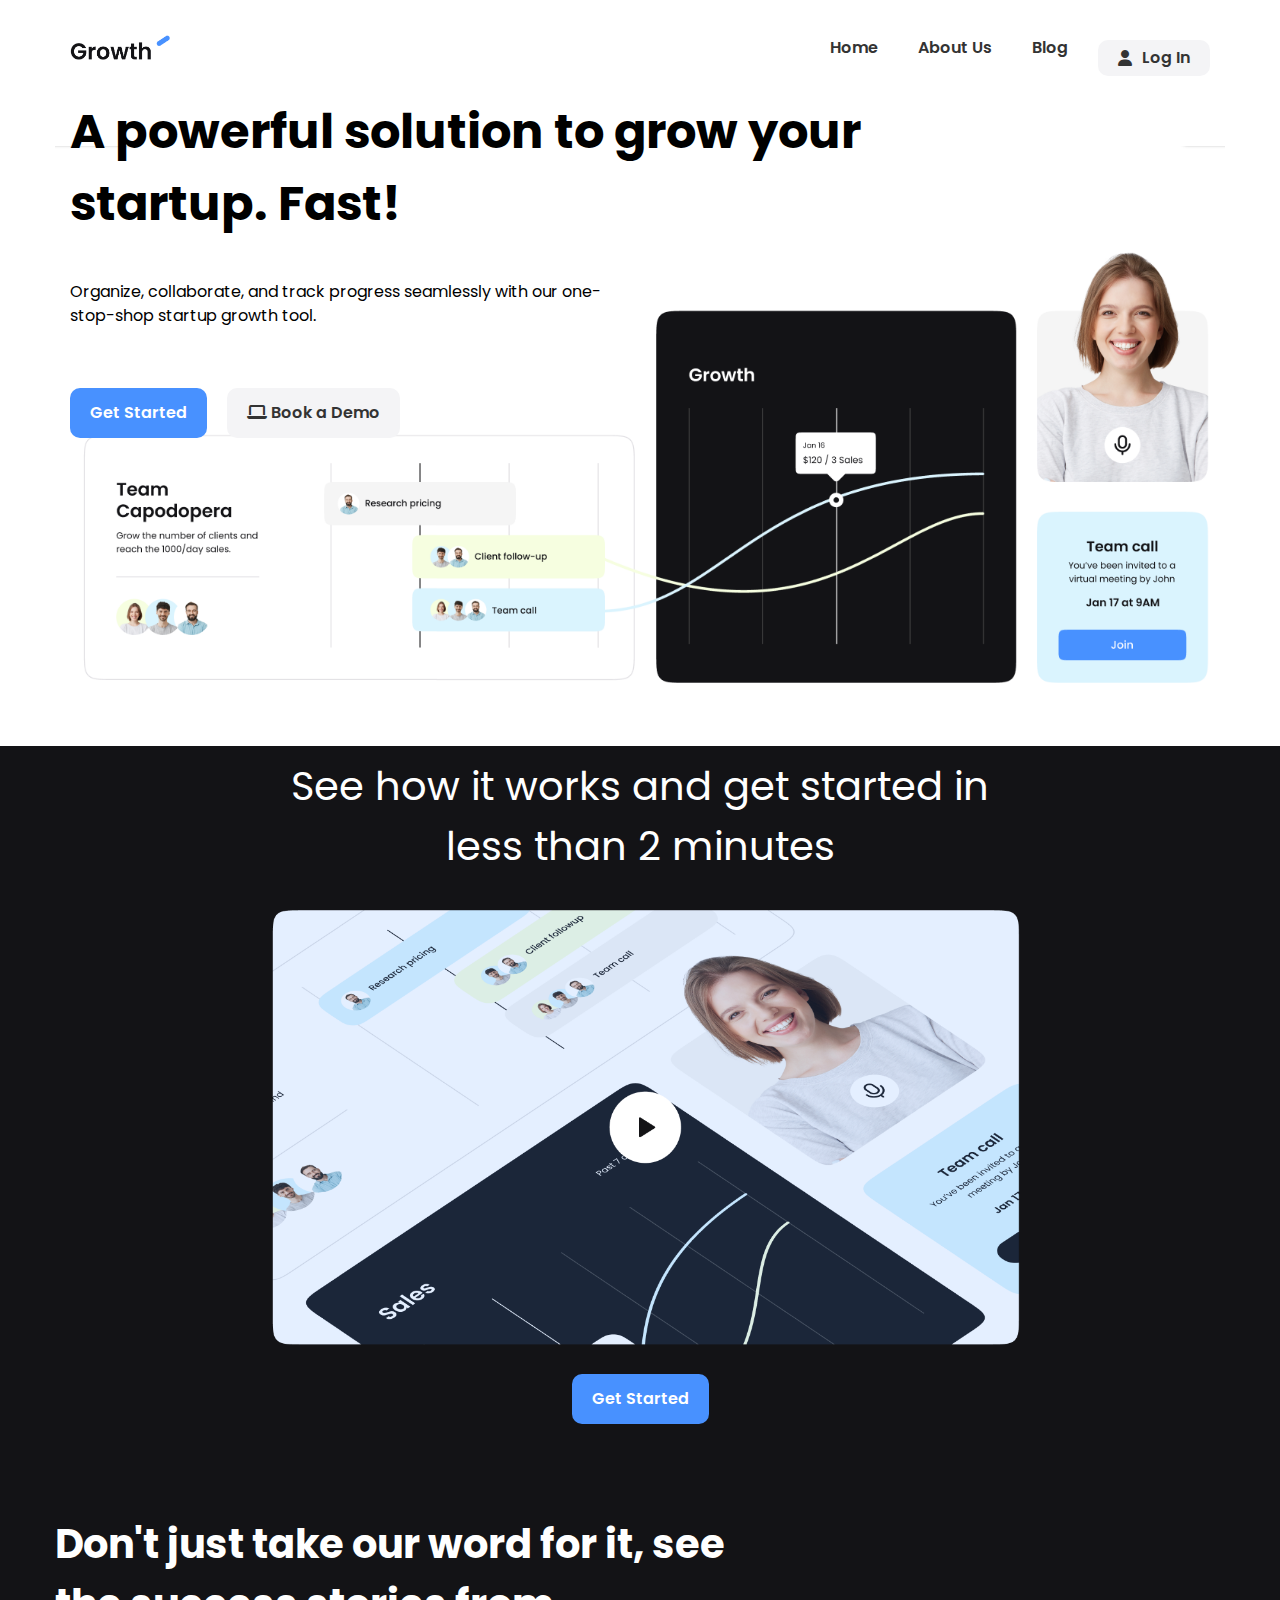
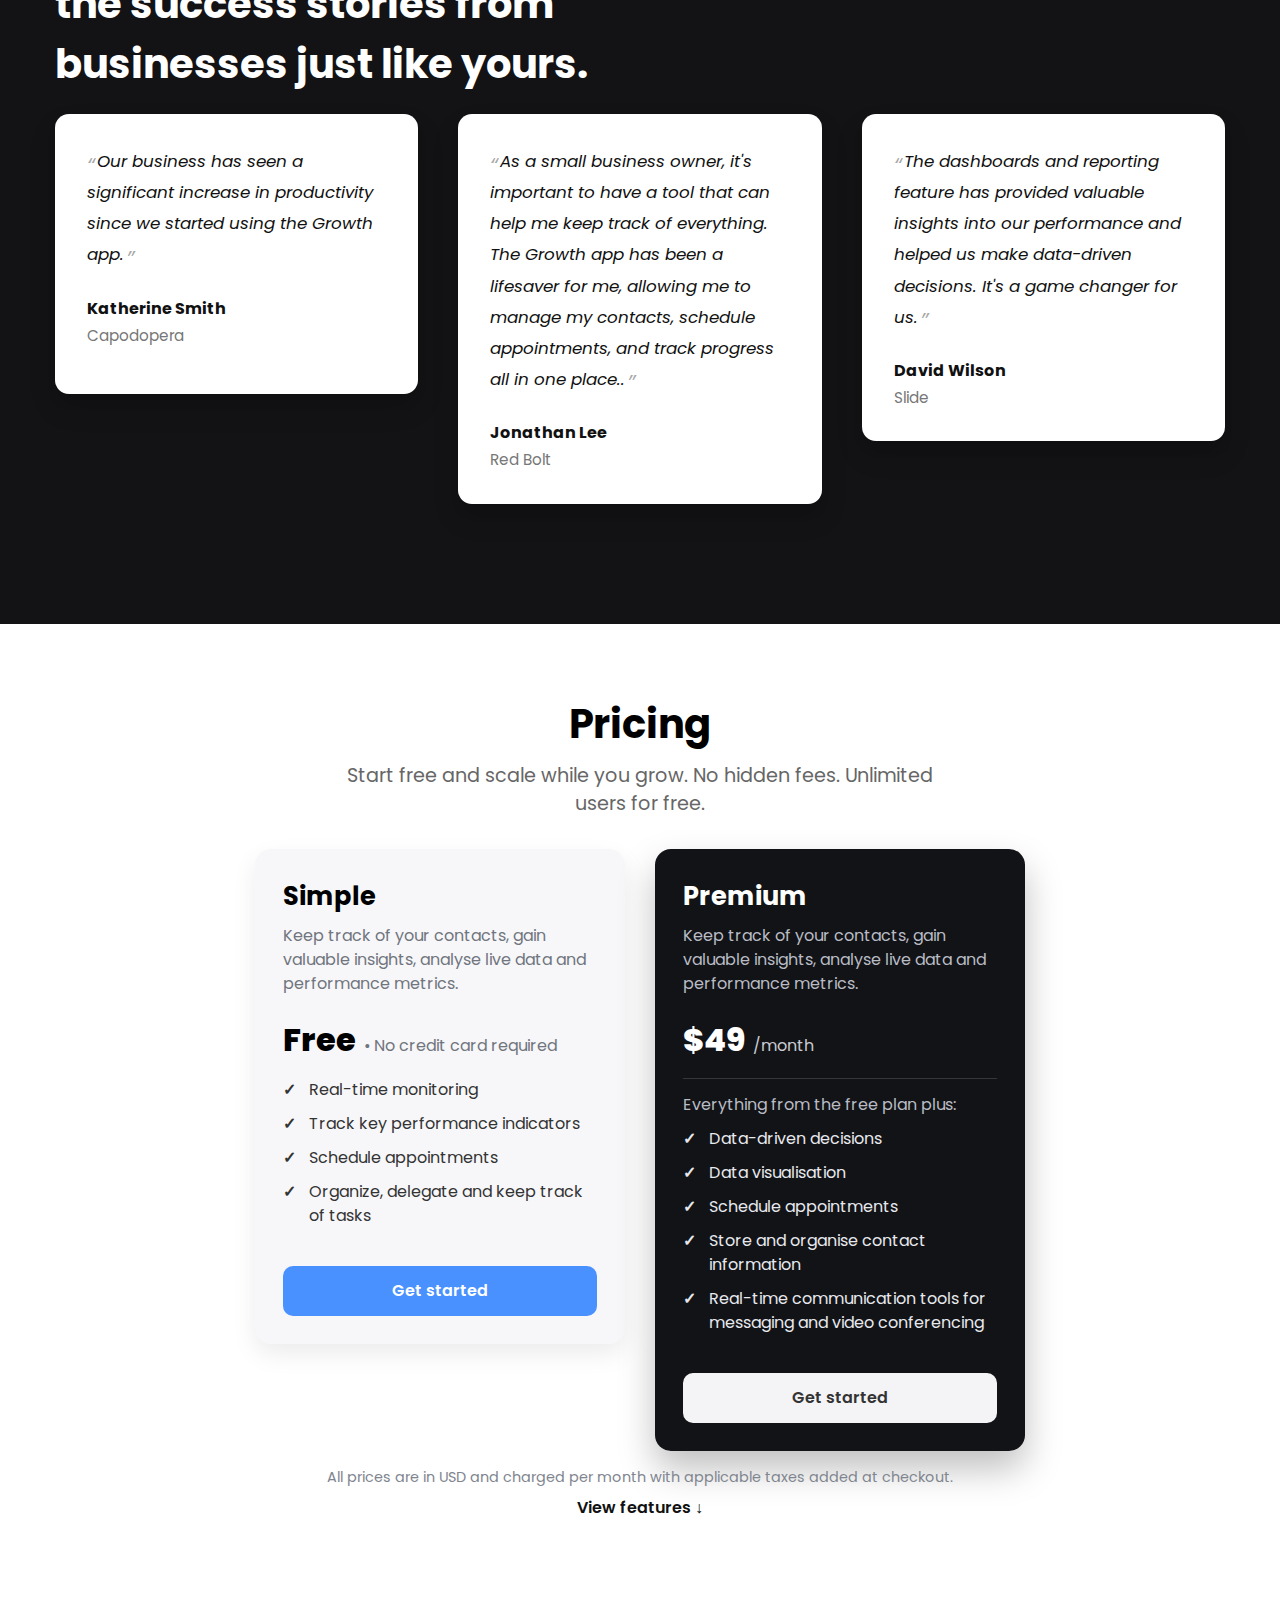
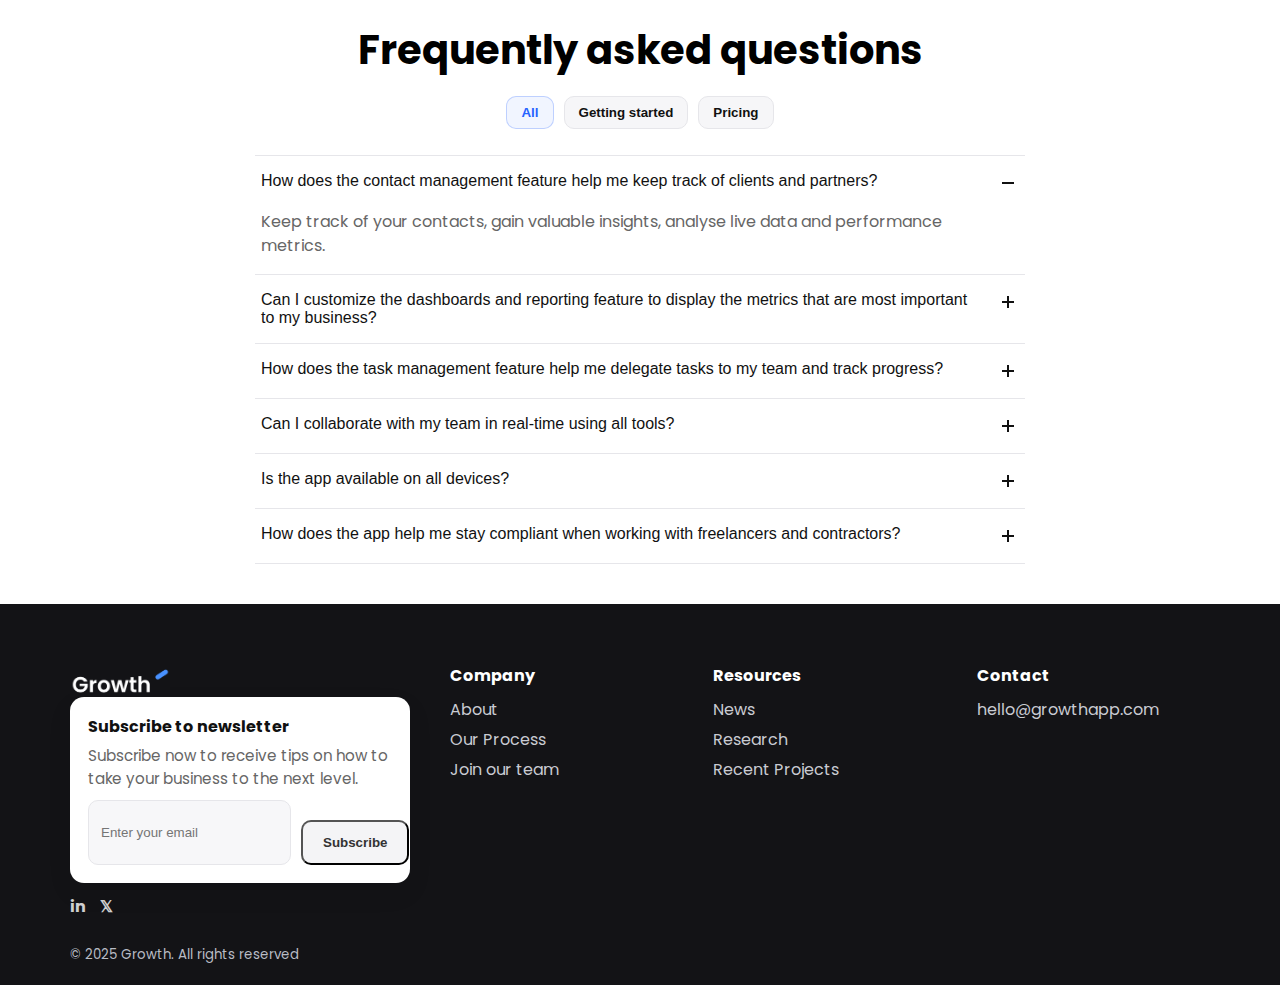
<file: index.html>
<html lang="en">
<head>
  <meta charset="UTF-8" />
  <meta name="viewport" content="width=device-width, initial-scale=1.0" />
  <title>Growth App</title>
  <link rel="stylesheet" href="estilo.css" hola>
  <link rel="favicon" href="/img/logo.png">
  <link rel="preconnect" href="https://fonts.googleapis.com" />
  <link rel="preconnect" href="https://fonts.gstatic.com" crossorigin />
  <link href="https://fonts.googleapis.com/css2?family=Poppins:wght@300;400;600;700&display=swap" rel="stylesheet" />
  <link rel="stylesheet" href="https://cdnjs.cloudflare.com/ajax/libs/font-awesome/6.4.2/css/all.min.css" integrity="..." crossorigin="anonymous" referrerpolicy="no-referrer" />
</head>

<body>
  <!-- Navbar -->
  <nav class="navbar">
    <div class="container">
      <div class="logo">
        <a href="index.html"><img src="img/logo.png" alt="logo" /></a>
      </div>
      <div class="main-menu">
        <ul>
          <li><a href="index.html">Home</a></li>
          <li><a href="#">About Us</a></li>
          <li><a href="#">Blog</a></li>
          <li><a class="btn btn-light" href="#"><i class="fas fa-user"></i>Log In</a></li>
        </ul>
      </div>
    </div>
  </nav>

  <!-- Hero -->
  <section class="hero">
    <div class="container">
      <div class="hero-content">
        <h1 class="hero-heading text-xxl">A powerful solution to grow your startup. Fast!</h1>
        <p class="hero-text">Organize, collaborate, and track progress seamlessly with our one-stop-shop startup growth tool.</p>
        <div class="hero-buttons">
          <a class="btn btn-primary" href="#">Get Started</a>
          <a class="btn btn-light" href="#"><i class="fas fa-laptop"></i> Book a Demo</a>
        </div>
      </div>
      <!-- <a href="index.html"><img src="img/hero.png" alt="logo" /></a> -->
    </div>
  </section>

  <!-- Video Section -->
  <section class="video bg-black">
    <div class="container-sm">
      <div class="video-heading text-xl text-center">See how it works and get started in less than 2 minutes</div>
      <div class="video-content">
        <a href="#"><img src="img/video.png" alt="" class="video-preview" /></a>
        <a href="#" class="btn btn-primary">Get Started</a>
      </div>
    </div>
  </section>

 <!-- Testimonials -->
<section class="testimonials bg-black">
  <div class="container">
    <header class="testimonials-heading">
      <h2 class="text-xl">Don't just take our word for it, see<br>
        the success stories from<br>
        businesses just like yours.</h2>
    </header>

    <div class="testimonials-grid">
      <!-- Card 1 -->
      <article class="card testimonial">
        <p class="testimonial-text">Our business has seen a significant increase in productivity since we started using the Growth app.</p>
        <div class="testimonial-meta">
          <div class="testimonial-name">Katherine Smith</div>
          <div class="testimonial-company">Capodopera</div>
        </div>
      </article>

      <!-- Card 2 -->
      <article class="card testimonial">
        <p class="testimonial-text">As a small business owner, it's important to have a tool that can help me keep track of everything. The Growth app has been a lifesaver for me, allowing me to manage my contacts, schedule appointments, and track progress all in one place..</p>
        <div class="testimonial-meta">
          <div class="testimonial-name">Jonathan Lee</div>
          <div class="testimonial-company">Red Bolt</div>
        </div>
      </article>

      <!-- Card 3 -->
      <article class="card testimonial">
        <p class="testimonial-text">The dashboards and reporting feature has provided valuable insights into our performance and helped us make data-driven decisions. It's a game changer for us.</p>
        <div class="testimonial-meta">
          <div class="testimonial-name">David Wilson</div>
          <div class="testimonial-company">Slide</div>
        </div>
      </article>
    </div>
  </div>
</section>

  <!-- Pricing -->
  <section class="pricing" id="pricing">
  <div class="container-sm">
    <h2 class="text-xl text-center">Pricing</h2>
    <p class="text-md text-center pricing-sub">
      Start free and scale while you grow. No hidden fees. Unlimited users for free.
    </p>

    <div class="pricing-grid">
      <!-- Simple -->
      <article class="plan">
        <h3 class="plan-title">Simple</h3>
        <p class="plan-desc">
          Keep track of your contacts, gain valuable insights, analyse live data and performance metrics.
        </p>

        <div class="plan-price">
          <span class="price-big">Free</span>
          <span class="price-note">• No credit card required</span>
        </div>

        <ul class="plan-features">
          <li>Real-time monitoring</li>
          <li>Track key performance indicators</li>
          <li>Schedule appointments</li>
          <li>Organize, delegate and keep track of tasks</li>
        </ul>

        <a href="#" class="btn btn-primary plan-cta">Get started</a>
      </article>

      <!-- Premium -->
      <article class="plan plan--featured" aria-label="Premium plan">
        <h3 class="plan-title">Premium</h3>
        <p class="plan-desc">
          Keep track of your contacts, gain valuable insights, analyse live data and performance metrics.
        </p>

        <div class="plan-price">
          <span class="price-big">$49</span>
          <span class="price-note">/month</span>
        </div>

        <hr class="plan-sep">

        <p class="plan-plus">Everything from the free plan plus:</p>
        <ul class="plan-features">
          <li>Data-driven decisions</li>
          <li>Data visualisation</li>
          <li>Schedule appointments</li>
          <li>Store and organise contact information</li>
          <li>Real-time communication tools for messaging and video conferencing</li>
        </ul>

        <a href="#" class="btn btn-light plan-cta">Get started</a>
      </article>
    </div>

    <p class="pricing-foot text-sm text-center">
      All prices are in USD and charged per month with applicable taxes added at checkout.
    </p>

    <a href="#features" class="pricing-view text-center">View features ↓</a>
  </div>
</section>

<!-- ========== FAQ ========== -->
<section class="faq" id="faq">
  <div class="container-sm">
    <h2 class="text-xl text-center">Frequently asked questions</h2>

    <!-- Pills de filtro -->
    <div class="faq-tabs" role="tablist" aria-label="FAQ filters">
      <button class="pill is-active" data-filter="all" role="tab" aria-selected="true">All</button>
      <button class="pill" data-filter="getting" role="tab" aria-selected="false">Getting started</button>
      <button class="pill" data-filter="pricing" role="tab" aria-selected="false">Pricing</button>
    </div>

    <!-- Lista de preguntas -->
    <div class="faq-list">
      <!-- 1 (abierta por defecto) -->
      <article class="faq-item" data-category="getting">
        <button class="faq-q" aria-expanded="true">
          <span>How does the contact management feature help me keep track of clients and partners?</span>
          <span class="faq-icon" aria-hidden="true"></span>
        </button>
        <div class="faq-a is-open">
          <p>Keep track of your contacts, gain valuable insights, analyse live data and performance metrics.</p>
        </div>
      </article>

      <!-- 2 -->
      <article class="faq-item" data-category="getting">
        <button class="faq-q" aria-expanded="false">
          <span>Can I customize the dashboards and reporting feature to display the metrics that are most important to my business?</span>
          <span class="faq-icon" aria-hidden="true"></span>
        </button>
        <div class="faq-a">
          <p>Yes. Create custom dashboards with your KPIs, segments and time ranges.</p>
        </div>
      </article>

      <!-- 3 -->
      <article class="faq-item" data-category="getting">
        <button class="faq-q" aria-expanded="false">
          <span>How does the task management feature help me delegate tasks to my team and track progress?</span>
          <span class="faq-icon" aria-hidden="true"></span>
        </button>
        <div class="faq-a">
          <p>Assign tasks, due dates and owners. Automations notifican avances y bloqueos en tiempo real.</p>
        </div>
      </article>

      <!-- 4 -->
      <article class="faq-item" data-category="getting">
        <button class="faq-q" aria-expanded="false">
          <span>Can I collaborate with my team in real-time using all tools?</span>
          <span class="faq-icon" aria-hidden="true"></span>
        </button>
        <div class="faq-a">
          <p>Real-time comments, mentions y edición colaborativa en web y mobile.</p>
        </div>
      </article>

      <!-- 5 -->
      <article class="faq-item" data-category="getting">
        <button class="faq-q" aria-expanded="false">
          <span>Is the app available on all devices?</span>
          <span class="faq-icon" aria-hidden="true"></span>
        </button>
        <div class="faq-a">
          <p>iOS, Android y cualquier navegador moderno.</p>
        </div>
      </article>

      <!-- 6 (pricing) -->
      <article class="faq-item" data-category="pricing">
        <button class="faq-q" aria-expanded="false">
          <span>How does the app help me stay compliant when working with freelancers and contractors?</span>
          <span class="faq-icon" aria-hidden="true"></span>
        </button>
        <div class="faq-a">
          <p>Planes incluyen contratos y facturación con reglas fiscales básicas; auditoría disponible en Premium.</p>
        </div>
      </article>
    </div>
  </div>
</section>

<!-- ========== FOOTER ========== -->
<footer class="site-footer bg-black">
  <div class="container">
    <div class="footer-grid">
      <!-- Brand + newsletter card -->
      <div class="footer-brand">
        <div class="logo">
        <a href="index.html"><img src="img/logofondonegro.png" alt="logo" /></a>
      </div>

        <div class="newsletter">
          <h4>Subscribe to newsletter</h4>
          <p>Subscribe now to receive tips on how to take your business to the next level.</p>
          <form class="newsletter-form" onsubmit="return false;">
            <input type="email" placeholder="Enter your email" aria-label="Email" required>
            <button class="btn btn-light">Subscribe</button>
          </form>
        </div>

        <div class="footer-social">
          <a href="#" aria-label="LinkedIn">in</a>
          <a href="#" aria-label="Twitter">𝕏</a>
        </div>
      </div>

      <!-- Link columns -->
      <nav class="footer-col">
        <h5>Company</h5>
        <a href="#">About</a>
        <a href="#">Our Process</a>
        <a href="#">Join our team</a>
      </nav>

      <nav class="footer-col">
        <h5>Resources</h5>
        <a href="#">News</a>
        <a href="#">Research</a>
        <a href="#">Recent Projects</a>
      </nav>

      <div class="footer-col">
        <h5>Contact</h5>
        <a href="mailto:hello@growthapp.com">hello@growthapp.com</a>
      </div>
    </div>

    <div class="footer-bottom">
      <small>© 2025 Growth. All rights reserved</small>
    </div>
  </div>
</footer>
  <script src="codigo.js"></script>
</body>
</html>
</file>
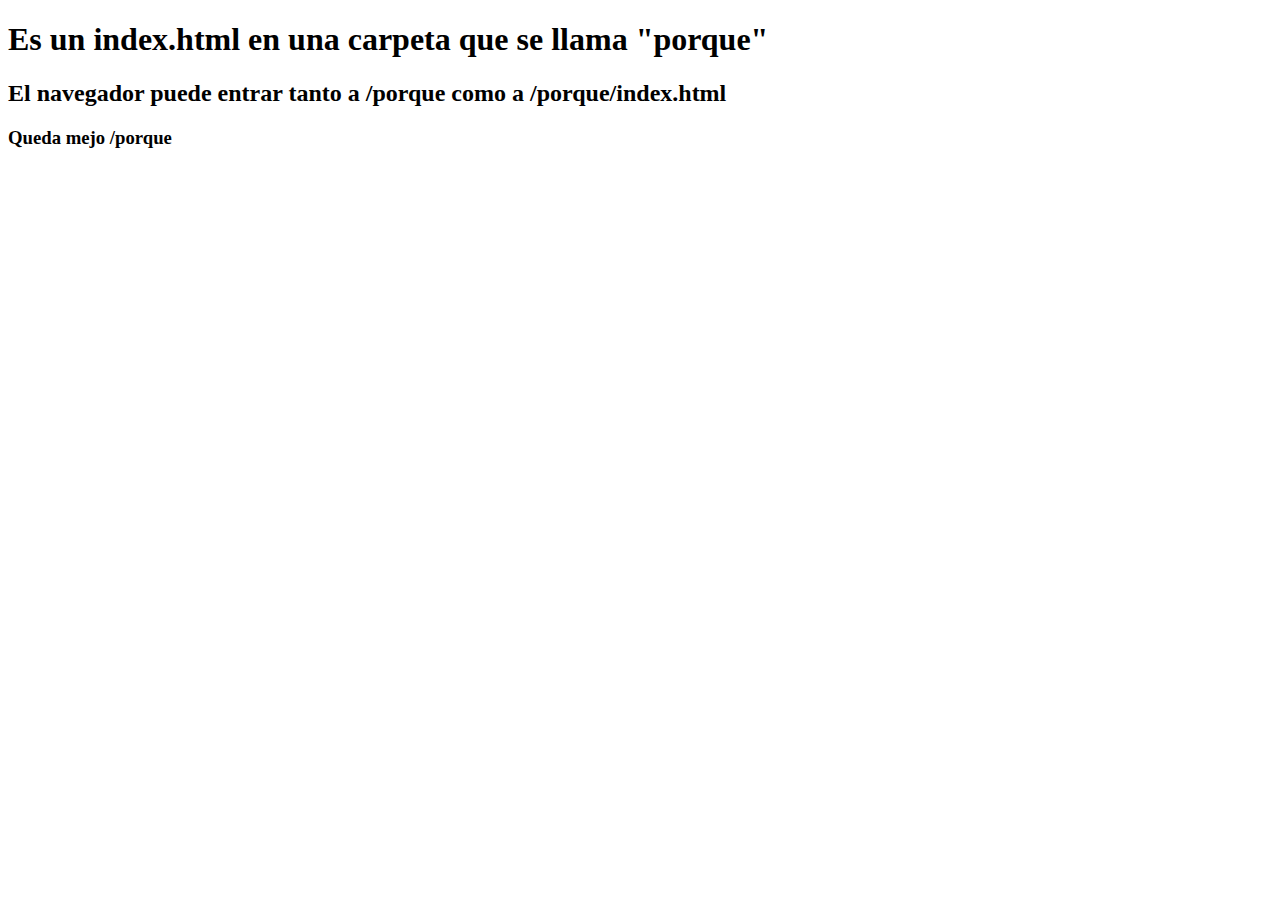
<file: porque/index.html>
<!DOCTYPE html>
<html lang="en">

<head>
    <meta charset="UTF-8">
    <meta name="viewport" content="width=device-width, initial-scale=1.0">
    <title>Explicacion coso coso</title>
</head>

<body>
    <h1>Es un index.html en una carpeta que se llama "porque"</h1>
    <h2>El navegador puede entrar tanto a /porque como a /porque/index.html</h2>
    <h3>Queda mejo /porque</h3>
    <!-- SendPulse Subscription Form -->
    <style>
        .sp-force-hide {
            display: none;
        }

        .sp-form[sp-id="249661"] {
            display: block;
            background: #ffffff;
            padding: 15px;
            width: 450px;
            max-width: 100%;
            border-radius: 8px;
            border-color: #dddddd;
            border-style: solid;
            border-width: 1px;
            font-family: Arial, "Helvetica Neue", sans-serif;
            background-repeat: no-repeat;
            background-position: center;
            background-size: auto;
        }

        .sp-form[sp-id="249661"] input[type="checkbox"] {
            display: inline-block;
            opacity: 1;
            visibility: visible;
        }

        .sp-form[sp-id="249661"] .sp-form-fields-wrapper {
            margin: 0 auto;
            width: 420px;
        }

        .sp-form[sp-id="249661"] .sp-form-control {
            background: #ffffff;
            border-color: #cccccc;
            border-style: solid;
            border-width: 1px;
            font-size: 15px;
            padding-left: 8.75px;
            padding-right: 8.75px;
            border-radius: 4px;
            height: 35px;
            width: 100%;
        }

        .sp-form[sp-id="249661"] .sp-field label {
            color: #444444;
            font-size: 13px;
            font-style: normal;
            font-weight: bold;
        }

        .sp-form[sp-id="249661"] .sp-button-messengers {
            border-radius: 4px;
        }

        .sp-form[sp-id="249661"] .sp-button {
            border-radius: 4px;
            background-color: #0089bf;
            color: #ffffff;
            width: auto;
            font-weight: bold;
        }

        .sp-form[sp-id="249661"] .sp-button-container {
            text-align: left;
        }
    </style>
    <div class="sp-form-outer sp-force-hide">
        <div id="sp-form-249661" sp-id="249661"
            sp-hash="e622c8e8255350e436c51fd965d60dab607871b329dd6f8d0204d0f0e2b93a54" sp-lang="es-mx"
            class="sp-form sp-form-regular sp-form-embed"
            sp-show-options="%7B%22satellite%22%3Afalse%2C%22maDomain%22%3A%22login.sendpulse.com%22%2C%22formsDomain%22%3A%22forms.sendpulse.com%22%2C%22condition%22%3A%22onEnter%22%2C%22scrollTo%22%3A25%2C%22delay%22%3A10%2C%22repeat%22%3A3%2C%22background%22%3A%22rgba(0%2C%200%2C%200%2C%200.5)%22%2C%22position%22%3A%22bottom-right%22%2C%22animation%22%3A%22%22%2C%22hideOnMobile%22%3Afalse%2C%22submitRedirectUrl%22%3A%22https%3A%2F%2Fej125.netlify.app%2Fporque%2F%22%2C%22urlFilter%22%3Afalse%2C%22urlFilterConditions%22%3A%5B%7B%22force%22%3A%22hide%22%2C%22clause%22%3A%22contains%22%2C%22token%22%3A%22%22%7D%5D%2C%22analytics%22%3A%7B%22ga%22%3A%7B%22eventLabel%22%3A%22Formulario_de_suscripci_n_Mis_clientes%22%2C%22send%22%3Atrue%7D%7D%2C%22utmEnable%22%3Afalse%7D">
            <div class="sp-form-fields-wrapper">
                <div class="sp-message">
                    <div></div>
                </div>
                <form novalidate="" class="sp-element-container ">
                    <div class="sp-field sp-field-full-width" sp-id="sp-1cceb156-33fe-4f60-8aa1-f5e8496a02a2">
                        <div style="font-family: inherit; line-height: 1.2;">Una vez a la semana enviamos un correo con
                            los artículos más populares.</div>
                    </div>
                    <div class="sp-field " sp-id="sp-0435a0a0-aa81-48c2-baf4-9b7c229a9c6a"><label
                            class="sp-control-label"><span>Correo</span><strong>*</strong></label><input type="email"
                            sp-type="email" name="sform[email]" class="sp-form-control "
                            placeholder="username@gmail.com"
                            sp-tips="%7B%22required%22%3A%22Archivo%20requerido%22%2C%22wrong%22%3A%22Correo%20incorrecto%22%7D"
                            autocomplete="on" required="required"></div>
                    <div class="sp-field sp-button-container " sp-id="sp-55c919cf-71d3-49a4-a34d-93d2dd13d1e2"><button
                            id="sp-55c919cf-71d3-49a4-a34d-93d2dd13d1e2" class="sp-button">Enviar </button></div>
                </form>
                
            </div>
        </div>
    </div>
    <script type="text/javascript" async="async"
        src="//web.webformscr.com/apps/fc3/build/default-handler.js?1758181175060"></script>
    <!-- /SendPulse Subscription Form -->
</body>

</html>
</file>
<file: estilo.css>
* {
  box-sizing: border-box;
  margin: 0;
  padding: 0;
}

:root {
  --primary-color: #4891ff;
  --light-color: #f4f4f6;
  --dark-color: #111;
}

body {
  font-family: 'Poppins', sans-serif;
  background: #fff;
  font-size: 16px;
  line-height: 1.5;
}

a {
  text-decoration: none;
}

ul {
  list-style: none;
}

img {
  max-width: 100%;
}

/* Navbar */
.logo {
  display: flex;
  align-items: center;
  max-width: 100px;
}

.navbar {
  background: #fff;
  padding: 20px;
}

.navbar .container {
  display: flex;
  justify-content: space-between;
  align-items: center;
}

.navbar .main-menu ul {
  display: flex;
  align-items: center;
}

.navbar ul li a {
  display: flex;
  align-items: center;
  color: #333;
  padding: 10px 20px;
  font-weight: 600;
  line-height: 1;
}

.navbar ul li a:hover {
  color: var(--primary-color);
}

.navbar ul li:last-child a {
  margin-left: 10px;
}

.navbar ul li:last-child i {
  margin-right: 10px;
}

/* Contenedores utilitarios */
.container {
  max-width: 1170px;
  margin: 0 auto;
  padding: 0 15px;
}

.container-sm {
  max-width: 800px;
  margin: 0 auto;
  padding: 0 15px;
}

/* Botones utilitarios */
.btn {
  display: inline-block;
  padding: 13px 20px;
  background: var(--primary-color);
  color: #fff;
  font-weight: 600;
  border-radius: 10px;
  cursor: pointer;
  transition: 0.5s;
  margin-top: 20px;
}

.btn-primary:hover {
  opacity: 0.8;
}

.btn-light {
  background: var(--light-color);
  color: #333;
}

.btn-light:hover {
  background: opacity(0.8);
  color: var(--primary-color);
}

/* Hero */
.hero {
  margin-bottom: 50px;
}

.hero .container {
  background: url('img/hero.png') no-repeat center bottom;
  background-size: contain;
  height: 600px;
}

.hero .hero-content {
  width: 70%;
}

.hero .hero-text {
  width: 70%;
  margin-bottom: 40px;
  margin-top: 40px;
}

.hero-buttons {
  display: flex;
  gap: 20px;
  /* Espacio entre botones */
}


/* Textos utilitarios */
.text-xxl {
  font-size: 3rem;
}

.text-xl {
  font-size: 2.5rem;
}

.text-lg {
  font-size: 1.8rem;
}

.text-md {
  font-size: 1.2rem;
}

.text-sm {
  font-size: 0.9rem;
}

.text-center {
  text-align: center;
}

/* Fondos utilitarios */
.bg-black {
  background: #131316;
  color: #fff;
}

.bg-dark {
  background: var(--dark-color);
  color: #fff;
}

.bg-light {
  background: var(--light-color);
  color: #333;
}

/* Video */
.video {
  padding: 10px 0 40px;
}

.video .video-content {
  display: flex;
  flex-direction: column;
  align-items: center;
  margin-top: 20px;
}

/* Testimonials */
.testimonials {
  padding: 50px 0 120px;
  /* espacio interno (padding) */

}

.testimonials-heading {
  max-width: 80%;
  text-align: left;
  padding-bottom: 20px;
}

.testimonials .container {
  max-width: 1200px;
  /* un pelín más ancho para tarjetas grandes */
}


.testimonials-grid {
  display: grid;
  grid-template-columns: repeat(3, minmax(0, 1fr));
  gap: 40px;
  /* separación generosa */
  align-items: start;
}

.card.testimonial {
  background: #fff;
  border-radius: 14px;
  padding: 32px;
  box-shadow: 0 14px 28px rgba(0, 0, 0, .12), 0 10px 10px rgba(0, 0, 0, .06);
  display: flex;
  flex-direction: column;
  min-height: 280px;
  /* altura parecida entre cards */
}

.testimonial-text {
  font-size: 1.05rem;
  line-height: 1.85;
  margin-bottom: 26px;
  color: #111;
  font-style: italic;
}

.testimonial-name {
  font-weight: 700;
  color: #111;
  margin-bottom: 4px;
}

.testimonial-company {
  font-size: .95rem;
  color: #777;
}

/* —— detalle visual de comillas (como en el mock) —— */
.testimonial-text::before,
.testimonial-text::after {
  content: "“";
  font-size: 1.3em;
  line-height: 0;
  vertical-align: -0.25em;
  color: rgba(0, 0, 0, .35);
  margin-right: 2px;
}

.testimonial-text::after {
  content: "”";
  margin-left: 2px;
}

/* Pricing */
/* ===== PRICING ===== */
.pricing {
  padding: 70px 0 40px;
}

.pricing-sub {
  margin: 8px auto 30px;
  max-width: 620px;
  color: #666;
}

.pricing-grid {
  display: grid;
  grid-template-columns: repeat(2, minmax(0, 1fr));
  gap: 30px;
  align-items: start;
  margin-top: 20px;
}

.plan {
  background: #f7f7f9;
  /* card clara */
  border-radius: 16px;
  padding: 28px;
  box-shadow: 0 10px 24px rgba(0, 0, 0, .08);
}

.plan--featured {
  background: #121316;
  /* card oscura */
  color: #fff;
  box-shadow: 0 18px 36px rgba(0, 0, 0, .25);
}

.plan-title {
  font-size: 1.6rem;
  margin-bottom: 8px;
}

.plan-desc {
  color: #70757e;
  margin-bottom: 20px;
}

.plan--featured .plan-desc {
  color: #b9bcc5;
}

.plan-price {
  display: flex;
  align-items: baseline;
  gap: 8px;
  margin: 8px 0 14px;
}

.price-big {
  font-size: 2rem;
  font-weight: 800;
}

.price-note {
  color: #70757e;
}

.plan--featured .price-note {
  color: #c9cbd2;
}

.plan-sep {
  border: 0;
  height: 1px;
  background: rgba(255, 255, 255, .15);
  margin: 14px 0;
}

.plan-plus {
  margin: 6px 0 10px;
  color: #b9bcc5;
}

.plan-features {
  display: grid;
  gap: 10px;
  margin: 8px 0 18px;
}

.plan-features li {
  position: relative;
  padding-left: 26px;
  line-height: 1.5;
  color: #333;
}

.plan--featured .plan-features li {
  color: #e7e9ee;
}

/* checkmarks */
.plan-features li::before {
  content: "✓";
  position: absolute;
  left: 0;
  top: 0;
  font-weight: 700;
}

/* CTA buttons dentro de cards */
.plan-cta {
  width: 100%;
  text-align: center;
}

/* pie y link */
.pricing-foot {
  color: #80858f;
  margin: 16px 0 8px;
}

.pricing-view {
  display: block;
  margin: 4px auto 0;
  font-weight: 600;
  color: #111;
}


/* ===== FAQ ===== */
.faq {
  padding: 60px 0 40px;
}

.faq-tabs {
  display: flex;
  gap: 10px;
  justify-content: center;
  margin: 16px 0 26px;
}

.pill {
  padding: 8px 14px;
  border-radius: 10px;
  border: 1px solid #e6e6ea;
  background: #f6f6f8;
  color: #111;
  font-weight: 600;
  cursor: pointer;
}

.pill.is-active {
  background: #2663ff10;
  border-color: #2663ff40;
  color: #2663ff;
}

.faq-list {
  margin-top: 8px;
}

.faq-item {
  border-top: 1px solid #e6e6ea;
}

.faq-item:last-child {
  border-bottom: 1px solid #e6e6ea;
}

.faq-q {
  width: 100%;
  text-align: left;
  padding: 16px 6px;
  background: none;
  border: 0;
  cursor: pointer;
  display: flex;
  justify-content: space-between;
  gap: 16px;
  font-size: 1rem;
  color: #111;
}

.faq-icon {
  width: 22px;
  height: 22px;
  display: inline-block;
  position: relative;
  flex: 0 0 22px;
}

.faq-icon::before, .faq-icon::after {
  content: "";
  position: absolute;
  background: #111;
  left: 50%;
  top: 50%;
  transform: translate(-50%, -50%);
}

.faq-icon::before {
  width: 12px;
  height: 2px;
}

/* — */
.faq-icon::after {
  width: 2px;
  height: 12px;
}

/* |  -> suma para “+” */
.faq-q[aria-expanded="true"] .faq-icon::after {
  opacity: 0;
}

/* se vuelve “–” */

.faq-a {
  display: none;
  padding: 0 6px 16px 6px;
  color: #666;
  max-width: 760px;
}

.faq-a.is-open {
  display: block;
}

/* ===== FOOTER ===== */
.site-footer {
  padding: 60px 0 20px;
}

.footer-grid {
  display: grid;
  grid-template-columns: 1.2fr .8fr .8fr .8fr;
  gap: 30px;
  align-items: start;
}

.footer-logo {
  font-weight: 800;
  font-size: 1.4rem;
  margin-bottom: 16px;
}

.footer-logo .dot {
  color: var(--primary-color);
  margin-left: 2px;
}

.newsletter {
  background: #fff;
  color: #111;
  border-radius: 14px;
  padding: 18px;
  box-shadow: 0 10px 24px rgba(0, 0, 0, .08);
  max-width: 340px;
}

.newsletter h4 {
  font-size: 1rem;
  margin-bottom: 6px;
}

.newsletter p {
  color: #666;
  font-size: .95rem;
  margin-bottom: 10px;
}

.newsletter-form {
  display: flex;
  gap: 10px;
}

.newsletter-form input {
  flex: 1;
  padding: 10px 12px;
  border-radius: 10px;
  border: 1px solid #e6e6ea;
  outline: none;
  background: #f7f7f9;
}

.footer-col h5 {
  font-size: 1rem;
  margin-bottom: 10px;
  color: #fff;
}

.footer-col a {
  display: block;
  color: #c9cbd2;
  margin: 6px 0;
}

.footer-social {
  margin-top: 12px;
  display: flex;
  gap: 14px;
}

.footer-social a {
  color: #fff;
  font-weight: 700;
  opacity: .8;
}

.footer-bottom {
  margin-top: 26px;
  color: #b9bcc5;
}

/* Responsive */
@media (max-width: 640px) {
  .hero .hero-content {
    width: 100%;
  }

  /* Textos grandes más chicos */
  .text-xxl {
    font-size: 2rem;
  }

  /* Navbar simplificada */
  .navbar .main-menu {
    display: none;
  }

  /* Grids en 1 columna */
  .testimonials .testimonials-grid,
  .pricing .pricing-grid,
  .footer-grid {
    grid-template-columns: 1fr;
  }

  /* Newsletter full width */
  .newsletter {
    max-width: 100%;
  }

}
</file>
